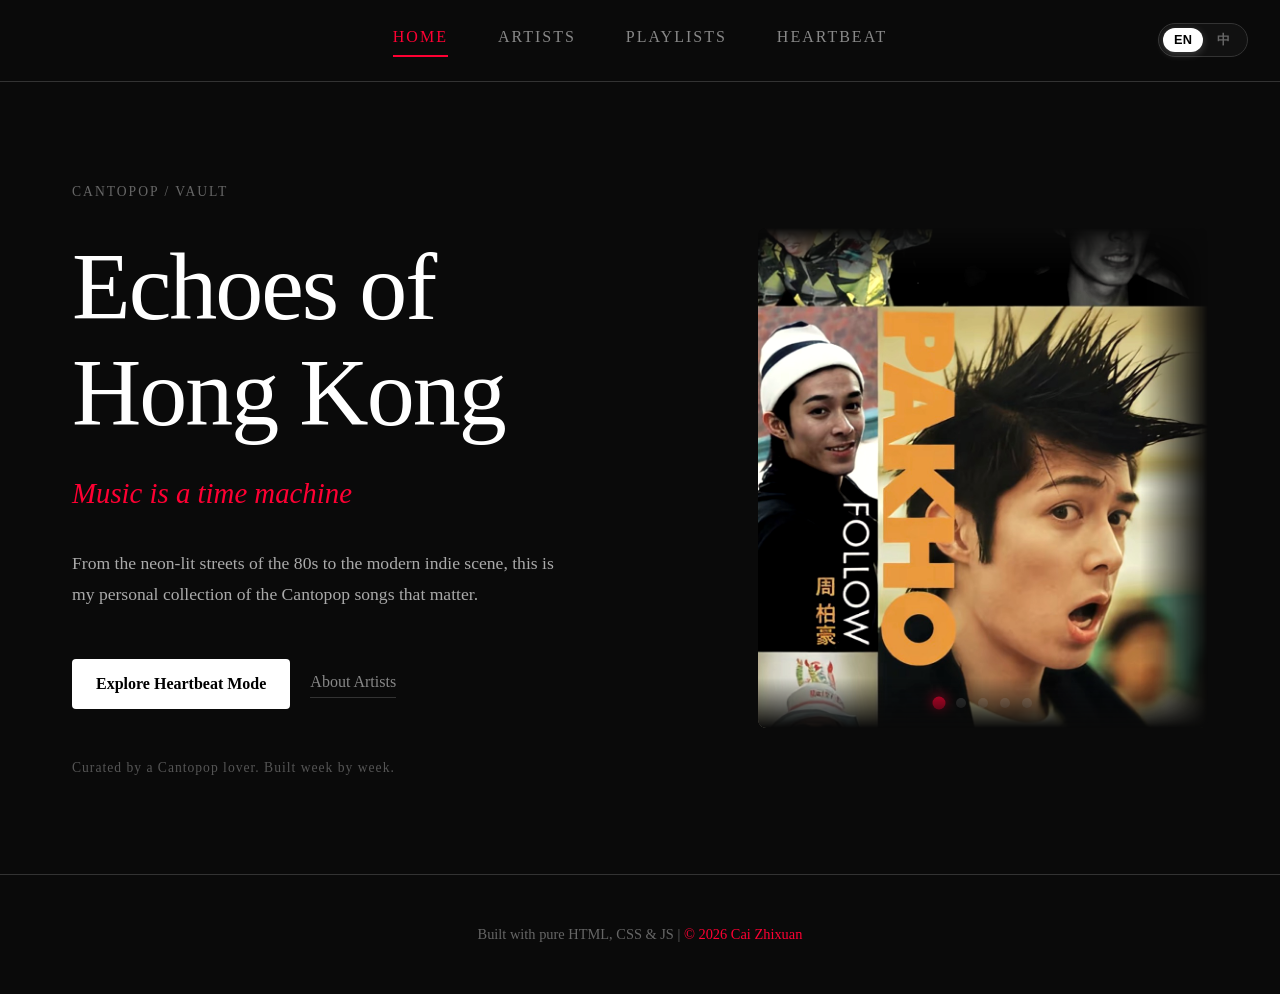
<file: index.html>
<!DOCTYPE html>
<html lang="en">
<head>
    <meta charset="UTF-8"><meta name="viewport" content="width=device-width, initial-scale=1.0">
    <title>Echoes of Hong Kong</title>
    <!-- 替换成了你本地的 app.png -->
    <link rel="icon" href="app.png" type="image/png">
    <link rel="apple-touch-icon" href="app.png">
    <meta name="description" content="Echoes of Hong Kong - A personal vault for classic and modern Cantopop.">
    <meta name="theme-color" content="#0a0a0a">
    <link rel="stylesheet" href="style.css">
</head>
<body>
    <nav>
        <div class="nav-links">
            <a href="index.html" class="active" data-en="Home" data-zh="首页">Home</a>
            <a href="artists.html" data-en="Artists" data-zh="歌手">Artists</a>
            <a href="playlists.html" data-en="Playlists" data-zh="歌单">Playlists</a>
            <a href="song-picker.html" data-en="Heartbeat" data-zh="心动模式">Heartbeat</a>
        </div>
        <div id="lang-toggle" class="lang-switch">
            <div id="switch-en" class="lang-option active">EN</div>
            <div id="switch-zh" class="lang-option">中</div>
        </div>
    </nav>
    <main class="hero-section">
        <div class="hero-text">
            <span class="tag">Cantopop / Vault</span>
            <h1 data-en="Echoes of<br>Hong Kong" data-zh="港乐<br>回响">Echoes of<br>Hong Kong</h1>
            <h2 class="subtitle" data-en="Music is a time machine" data-zh="音乐是时光机">Music is a time machine</h2>
            <p data-en="From the neon-lit streets of the 80s to the modern indie scene, this is my personal collection of the Cantopop songs that matter."
               data-zh="从八十年代霓虹闪烁的街头，到现代独立音乐圈，这是我最私人的粤语珍藏歌单。">
               From the neon-lit streets of the 80s to the modern indie scene, this is my personal collection of the Cantopop songs that matter.
            </p>
            <div class="hero-actions">
                <a href="song-picker.html" class="btn-primary" data-en="Explore Heartbeat Mode" data-zh="探索心动模式">Explore Heartbeat Mode</a>
                <a href="artists.html" class="btn-secondary" data-en="About Artists" data-zh="关于歌手">About Artists</a>
            </div>
            <div style="margin-top: 3rem; font-size: 0.85rem; color: #555; letter-spacing: 1px;">
                <span data-en="Curated by a Cantopop lover. Built week by week." data-zh="由港乐爱好者精选。每周持续更新。">Curated by a Cantopop lover. Built week by week.</span>
            </div>
        </div>
        <div class="hero-visual">
            <div class="image-frame">
                <div class="slider" id="slider-container">
                    <a href="song-picker.html">
                        <img src="1.jpg" class="slide active" alt="1">
                        <img src="2.jpg" class="slide" alt="2">
                        <img src="3.jpg" class="slide" alt="3">
                        <img src="4.jpg" class="slide" alt="4">
                        <img src="5.jpg" class="slide" alt="5">
                    </a>
                </div>
                <div class="dots-container">
                    <span class="dot active" onmouseenter="changeSlide(0)"></span>
                    <span class="dot" onmouseenter="changeSlide(1)"></span>
                    <span class="dot" onmouseenter="changeSlide(2)"></span>
                    <span class="dot" onmouseenter="changeSlide(3)"></span>
                    <span class="dot" onmouseenter="changeSlide(4)"></span>
                </div>
            </div>
        </div>
    </main>
    <footer><p>Built with pure HTML, CSS & JS | <span>&copy; 2026 Cai Zhixuan</span></p></footer>
    
    <script>
        let currentLang = localStorage.getItem('siteLang') || 'en';
        function updateLangBtn() {
            const enOption = document.getElementById('switch-en');
            const zhOption = document.getElementById('switch-zh');
            if (currentLang === 'en') {
                enOption.classList.add('active');
                zhOption.classList.remove('active');
            } else {
                enOption.classList.remove('active');
                zhOption.classList.add('active');
            }
        }
        function applyLanguage(lang) {
            document.querySelectorAll('[data-en][data-zh]').forEach(el => {
                el.innerHTML = lang === 'en' ? el.getAttribute('data-en') : el.getAttribute('data-zh');
            });
            updateLangBtn();
        }
        applyLanguage(currentLang);
        document.getElementById('lang-toggle').addEventListener('click', () => {
            currentLang = currentLang === 'en' ? 'zh' : 'en';
            localStorage.setItem('siteLang', currentLang);
            applyLanguage(currentLang);
        });

        let currentSlideIndex = 0;
        const slides = document.querySelectorAll('.slide');
        const dots = document.querySelectorAll('.dot');
        let autoPlayTimer;

        function changeSlide(index) {
            slides.forEach(s => s.classList.remove('active'));
            dots.forEach(d => d.classList.remove('active'));
            slides[index].classList.add('active');
            dots[index].classList.add('active');
            currentSlideIndex = index;
        }
        function startAutoPlay() {
            autoPlayTimer = setInterval(() => {
                let nextIndex = (currentSlideIndex + 1) % slides.length;
                changeSlide(nextIndex);
            }, 3000);
        }
        function stopAutoPlay() {
            clearInterval(autoPlayTimer);
        }
        startAutoPlay();

        const sliderContainer = document.getElementById('slider-container');
        let touchStartX = 0;
        let touchEndX = 0;

        sliderContainer.addEventListener('touchstart', (e) => {
            touchStartX = e.changedTouches[0].screenX;
            stopAutoPlay();
        }, {passive: true});

        sliderContainer.addEventListener('touchend', (e) => {
            touchEndX = e.changedTouches[0].screenX;
            handleSwipe();
            startAutoPlay();
        }, {passive: true});

        function handleSwipe() {
            const swipeThreshold = 50;
            if (touchEndX < touchStartX - swipeThreshold) {
                let nextIndex = (currentSlideIndex + 1) % slides.length;
                changeSlide(nextIndex);
            }
            if (touchEndX > touchStartX + swipeThreshold) {
                let prevIndex = (currentSlideIndex - 1 + slides.length) % slides.length;
                changeSlide(prevIndex);
            }
        }
    </script>
</body>
</html>
</file>
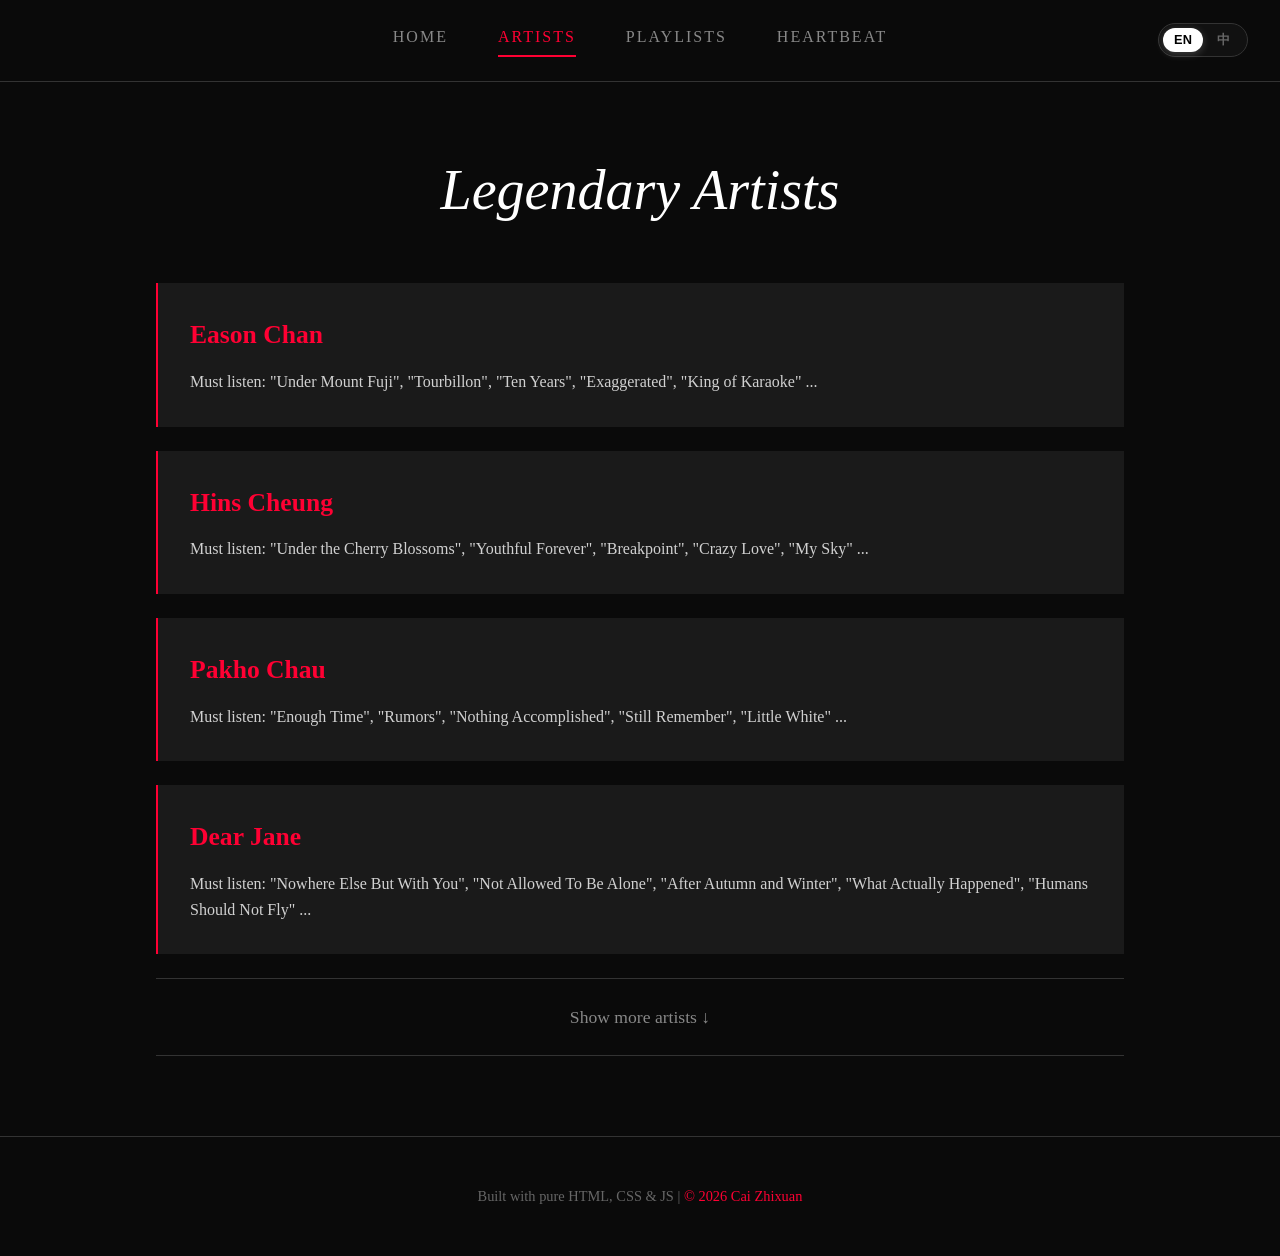
<file: artists.html>
<!DOCTYPE html>
<html lang="en">
<head>
    <meta charset="UTF-8"><meta name="viewport" content="width=device-width, initial-scale=1.0">
    <title>Artists - Echoes of Hong Kong</title>
    <link rel="icon" href="app.png" type="image/png">
    <link rel="apple-touch-icon" href="app.png">
    <link rel="stylesheet" href="style.css">
</head>
<body>
    <nav>
        <div class="nav-links">
            <a href="index.html" data-en="Home" data-zh="首页">Home</a>
            <a href="artists.html" class="active" data-en="Artists" data-zh="歌手">Artists</a>
            <a href="playlists.html" data-en="Playlists" data-zh="歌单">Playlists</a>
            <a href="song-picker.html" data-en="Heartbeat" data-zh="心动模式">Heartbeat</a>
        </div>
        <div id="lang-toggle" class="lang-switch">
            <div id="switch-en" class="lang-option active">EN</div>
            <div id="switch-zh" class="lang-option">中</div>
        </div>
    </nav>
    <div class="container">
        <h1 data-en="Legendary Artists" data-zh="传奇歌手">Legendary Artists</h1>
        
        <div class="card"><h2 data-en="Eason Chan" data-zh="陈奕迅">Eason Chan</h2><p data-en="Must listen: &quot;Under Mount Fuji&quot;, &quot;Tourbillon&quot;, &quot;Ten Years&quot;, &quot;Exaggerated&quot;, &quot;King of Karaoke&quot; ..." data-zh="必听: &quot;富士山下&quot;, &quot;陀飞轮&quot;, &quot;十年&quot;, &quot;浮夸&quot;, &quot;K歌之王&quot; ...">Must listen: "富士山下", "陀飞轮", "十年", "浮夸", "K歌之王" ...</p></div>
        <div class="card"><h2 data-en="Hins Cheung" data-zh="张敬轩">Hins Cheung</h2><p data-en="Must listen: &quot;Under the Cherry Blossoms&quot;, &quot;Youthful Forever&quot;, &quot;Breakpoint&quot;, &quot;Crazy Love&quot;, &quot;My Sky&quot; ..." data-zh="必听: &quot;樱花树下&quot;, &quot;青春常驻&quot;, &quot;断点&quot;, &quot;酷爱&quot;, &quot;我的天&quot; ...">Must listen: "樱花树下", "青春常驻", "断点", "酷爱", "我的天" ...</p></div>
        <div class="card"><h2 data-en="Pakho Chau" data-zh="周柏豪">Pakho Chau</h2><p data-en="Must listen: &quot;Enough Time&quot;, &quot;Rumors&quot;, &quot;Nothing Accomplished&quot;, &quot;Still Remember&quot;, &quot;Little White&quot; ..." data-zh="必听: &quot;够钟&quot;, &quot;传闻&quot;, &quot;一事无成&quot;, &quot;还记得&quot;, &quot;小白&quot; ...">Must listen: "够钟", "传闻", "一事无成", "还记得", "小白" ...</p></div>
        <div class="card"><h2 data-en="Dear Jane" data-zh="Dear Jane">Dear Jane</h2><p data-en="Must listen: &quot;Nowhere Else But With You&quot;, &quot;Not Allowed To Be Alone&quot;, &quot;After Autumn and Winter&quot;, &quot;What Actually Happened&quot;, &quot;Humans Should Not Fly&quot; ..." data-zh="必听: &quot;哪里只得我共你&quot;, &quot;不许你注定一人&quot;, &quot;经过一些秋与冬&quot;, &quot;到底发生过什么事&quot;, &quot;人类不宜飞行&quot; ...">Must listen: "哪里只得我共你", "不许你注定一人", "经过一些秋与冬", "到底发生过什么事", "人类不宜飞行" ...</p></div>

        <div id="load-more-btn" class="load-more-trigger" onclick="toggleMoreArtists()">
            <span data-en="Show more artists ↓" data-zh="查看更多歌手 ↓">Show more artists ↓</span>
        </div>

        <div id="more-artists-container" class="more-artists-content" style="display: none;">
            <div class="card"><h2 data-en="Miriam Yeung" data-zh="杨千嬅">Miriam Yeung</h2><p data-en="Must listen: &quot;Aquarius&quot;, &quot;Girl's Prayer&quot;, &quot;Kisses Everywhere&quot;, &quot;Goodbye Yau Ma Tei&quot;, &quot;Wild Child&quot; ..." data-zh="必听: &quot;可惜我是水瓶座&quot;, &quot;少女的祈祷&quot;, &quot;处处吻&quot;, &quot;再见二丁目&quot;, &quot;野孩子&quot; ...">Must listen: "可惜我是水瓶座", "少女的祈祷", "处处吻", "再见二丁目", "野孩子" ...</p></div>
            <div class="card"><h2 data-en="Joey Yung" data-zh="容祖儿">Joey Yung</h2><p data-en="Must listen: &quot;Serial Drama&quot;, &quot;Sequel&quot;, &quot;Timid&quot;, &quot;Fading Heart&quot;, &quot;Science of the Heart&quot; ..." data-zh="必听: &quot;连续剧&quot;, &quot;续集&quot;, &quot;怯&quot;, &quot;心淡&quot;, &quot;心之科学&quot; ...">Must listen: "连续剧", "续集", "怯", "心淡", "心之科学" ...</p></div>
            <div class="card"><h2 data-en="Justin Lo" data-zh="侧田">Justin Lo</h2><p data-en="Must listen: &quot;Tough Life&quot;, &quot;Good Guy&quot;, &quot;Men's KTV&quot;, &quot;Kong&quot;, &quot;Love Song&quot; ..." data-zh="必听: &quot;命硬&quot;, &quot;好人&quot;, &quot;男人KTV&quot;, &quot;Kong&quot;, &quot;情歌&quot; ...">Must listen: "命硬", "好人", "男人KTV", "Kong", "情歌" ...</p></div>
            <div class="card"><h2 data-en="Janice Vidal" data-zh="卫兰">Janice Vidal</h2><p data-en="Must listen: &quot;Big Brother&quot;, &quot;Run Away&quot;, &quot;Even If the World Has No Fairy Tales&quot;, &quot;Dinner Under Streetlights&quot;, &quot;Messy Heart&quot; ..." data-zh="必听: &quot;大哥&quot;, &quot;离家出走&quot;, &quot;就算世界无童话&quot;, &quot;街灯晚餐&quot;, &quot;心乱如麻&quot; ...">Must listen: "大哥", "离家出走", "就算世界无童话", "街灯晚餐", "心乱如麻" ...</p></div>
            <div class="card"><h2 data-en="Jordan Chan" data-zh="陈小春">Jordan Chan</h2><p data-en="Must listen: &quot;Dependent on Each Other&quot;, &quot;Superstar of Chaos&quot;, &quot;Dedication&quot;, &quot;Not That Kind of Fate&quot;, &quot;You Are Ruthless&quot; ..." data-zh="必听: &quot;相依为命&quot;, &quot;乱世巨星&quot;, &quot;献世&quot;, &quot;没那种命&quot;, &quot;算你狠&quot; ...">Must listen: "相依为命", "乱世巨星", "献世", "没那种命", "算你狠" ...</p></div>
            <div class="card"><h2 data-en="Kay Tse" data-zh="谢安琪">Kay Tse</h2><p data-en="Must listen: &quot;Wedding Invitation Street&quot;, &quot;Zhong Wu Yan&quot;, &quot;Rashomon&quot;, &quot;Song of the Year&quot;, &quot;Mountain Forest Road&quot; ..." data-zh="必听: &quot;喜帖街&quot;, &quot;钟无艳&quot;, &quot;罗生门&quot;, &quot;年度之歌&quot;, &quot;山林道&quot; ...">Must listen: "喜帖街", "钟无艳", "罗生门", "年度之歌", "山林道" ...</p></div>
            <div class="card"><h2 data-en="Ella Koon" data-zh="官恩娜">Ella Koon</h2><p data-en="Must listen: &quot;Horizon&quot;, &quot;Secret Crush&quot;, &quot;Drama in the Air&quot;, &quot;Thousand Sails&quot;, &quot;Coral Island&quot; ..." data-zh="必听: &quot;地平线&quot;, &quot;暗恋&quot;, &quot;戏中有气&quot;, &quot;千帆&quot;, &quot;珊瑚岛&quot; ...">Must listen: "地平线", "暗恋", "戏中有气", "千帆", "珊瑚岛" ...</p></div>
            <div class="card"><h2 data-en="Raymond Lam" data-zh="林峯">Raymond Lam</h2><p data-en="Must listen: &quot;Love Without Guilt&quot;, &quot;Unfinished Childhood&quot;, &quot;Love You Differently&quot;, &quot;Chok&quot;, &quot;Remember to Forget&quot; ..." data-zh="必听: &quot;爱不疚&quot;, &quot;幼稚未完&quot;, &quot;换个方式爱你&quot;, &quot;Chok&quot;, &quot;记得忘记&quot; ...">Must listen: "爱不疚", "幼稚未完", "换个方式爱你", "Chok", "记得忘记" ...</p></div>
            <div class="card"><h2 data-en="Linda Chung" data-zh="钟嘉欣">Linda Chung</h2><p data-en="Must listen: &quot;Swear&quot;, &quot;The Happiest Thing&quot;, &quot;Actually I'm Not Happy&quot;, &quot;Vaccine&quot;, &quot;A Song in My Heart&quot; ..." data-zh="必听: &quot;发誓&quot;, &quot;最幸福的事&quot;, &quot;其实我不快乐&quot;, &quot;预防针&quot;, &quot;你是我心内的一首歌&quot; ...">Must listen: "发誓", "最幸福的事", "其实我不快乐", "预防针", "你是我心内的一首歌" ...</p></div>
            <div class="card"><h2 data-en="Gin Lee" data-zh="李幸倪">Gin Lee</h2><p data-en="Must listen: &quot;Double&quot;, &quot;Strong&quot;, &quot;Let the Streetlights Sleep at Sunrise&quot;, &quot;Not Easy&quot;, &quot;Open Sesame&quot; ..." data-zh="必听: &quot;双双&quot;, &quot;很坚强&quot;, &quot;日出时让街灯安睡&quot;, &quot;好不容易&quot;, &quot;芝麻开门&quot; ...">Must listen: "双双", "很坚强", "日出时让街灯安睡", "好不容易", "芝麻开门" ...</p></div>
            <div class="card"><h2 data-en="AGA" data-zh="AGA">AGA</h2><p data-en="Must listen: &quot;3AM&quot;, &quot;Lone Chick&quot;, &quot;Wonderful U&quot;, &quot;Circle&quot;, &quot;One&quot; ..." data-zh="必听: &quot;3AM&quot;, &quot;孤雏&quot;, &quot;Wonderful U&quot;, &quot;圆&quot;, &quot;一&quot; ...">Must listen: "3AM", "孤雏", "Wonderful U", "圆", "一" ...</p></div>
            <div class="card"><h2 data-en="Shiga Lin" data-zh="连诗雅">Shiga Lin</h2><p data-en="Must listen: &quot;Stop Here&quot;, &quot;Say a Word&quot;, &quot;Old Street Corner&quot;, &quot;Mercury Retrograde&quot;, &quot;As Long As I'm With You&quot; ..." data-zh="必听: &quot;到此为止&quot;, &quot;说一句&quot;, &quot;旧街角&quot;, &quot;水星逆行&quot;, &quot;只要和你在一起&quot; ...">Must listen: "到此为止", "说一句", "旧街角", "水星逆行", "只要和你在一起" ...</p></div>
            
            <div class="load-more-trigger" onclick="toggleMoreArtists()">
                <span data-en="Show less ↑" data-zh="收起列表 ↑">Show less ↑</span>
            </div>
        </div>
    </div>
    <footer><p>Built with pure HTML, CSS & JS | <span>&copy; 2026 Cai Zhixuan</span></p></footer>
    <script>
        let currentLang = localStorage.getItem('siteLang') || 'en';
        function updateLangBtn() {
            const enOption = document.getElementById('switch-en');
            const zhOption = document.getElementById('switch-zh');
            if (currentLang === 'en') {
                enOption.classList.add('active');
                zhOption.classList.remove('active');
            } else {
                enOption.classList.remove('active');
                zhOption.classList.add('active');
            }
        }
        function applyLanguage(lang) {
            document.querySelectorAll('[data-en][data-zh]').forEach(el => {
                el.innerHTML = lang === 'en' ? el.getAttribute('data-en') : el.getAttribute('data-zh');
            });
            updateLangBtn();
        }
        applyLanguage(currentLang);
        document.getElementById('lang-toggle').addEventListener('click', () => {
            currentLang = currentLang === 'en' ? 'zh' : 'en';
            localStorage.setItem('siteLang', currentLang);
            applyLanguage(currentLang);
        });

        function toggleMoreArtists() {
            const container = document.getElementById('more-artists-container');
            const topBtn = document.getElementById('load-more-btn');
            if (container.style.display === 'none') {
                container.style.display = 'block';
                topBtn.style.display = 'none';
            } else {
                container.style.display = 'none';
                topBtn.style.display = 'block';
                topBtn.scrollIntoView({ behavior: 'smooth', block: 'center' });
            }
        }
    </script>
</body>
</html>
</file>
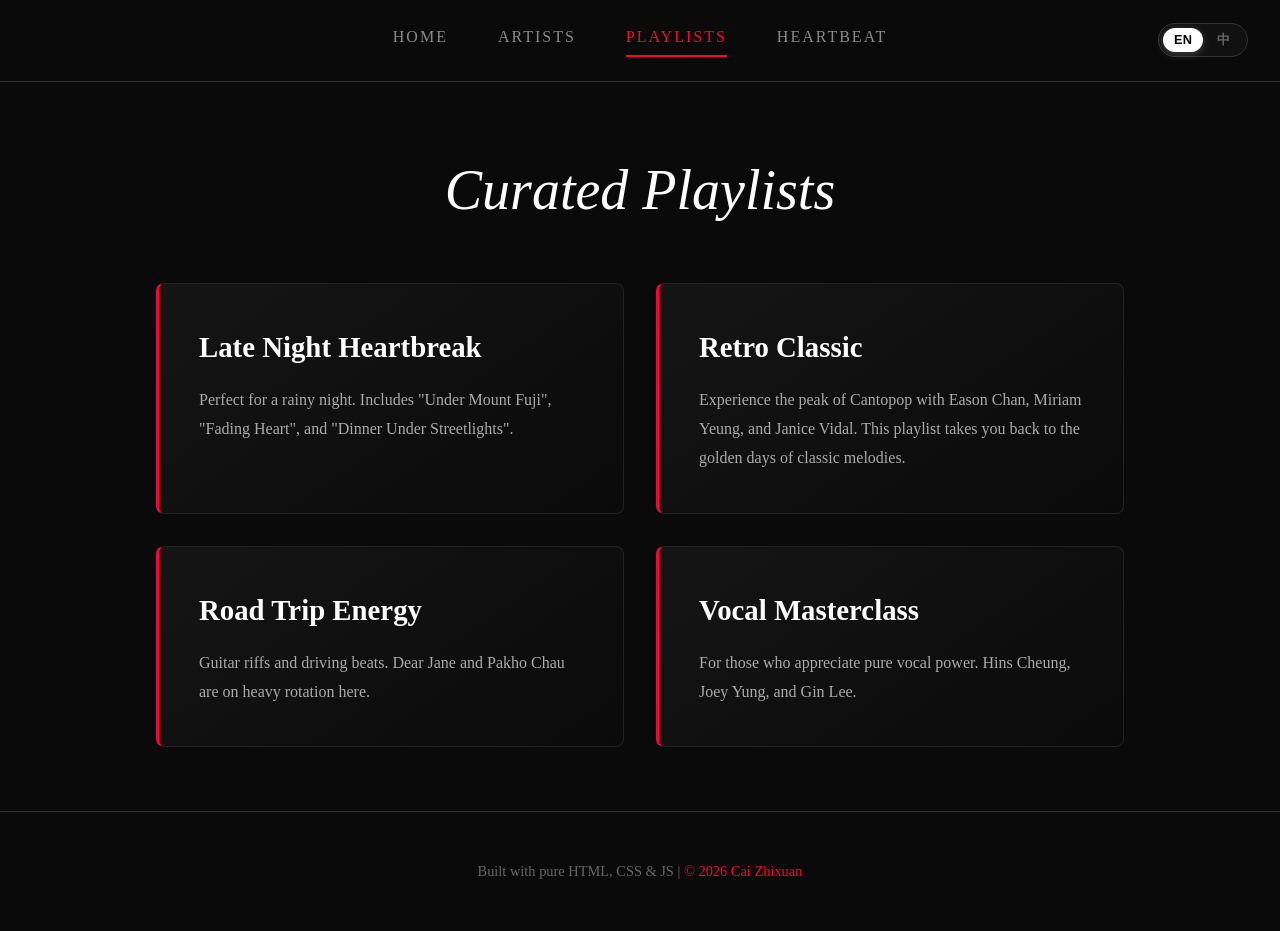
<file: playlists.html>
<!DOCTYPE html>
<html lang="en">
<head>
    <meta charset="UTF-8"><meta name="viewport" content="width=device-width, initial-scale=1.0">
    <title>Playlists - Echoes of Hong Kong</title>
    <link rel="icon" href="app.png" type="image/png">
    <link rel="apple-touch-icon" href="app.png">
    <link rel="stylesheet" href="style.css">
</head>
<body>
    <nav>
        <div class="nav-links">
            <a href="index.html" data-en="Home" data-zh="首页">Home</a>
            <a href="artists.html" data-en="Artists" data-zh="歌手">Artists</a>
            <a href="playlists.html" class="active" data-en="Playlists" data-zh="歌单">Playlists</a>
            <a href="song-picker.html" data-en="Heartbeat" data-zh="心动模式">Heartbeat</a>
        </div>
        <div id="lang-toggle" class="lang-switch">
            <div id="switch-en" class="lang-option active">EN</div>
            <div id="switch-zh" class="lang-option">中</div>
        </div>
    </nav>
    <div class="container">
        <h1 data-en="Curated Playlists" data-zh="精选歌单">Curated Playlists</h1>
        <div class="playlist-grid">
            <div class="playlist-card"><h2 data-en="Late Night Heartbreak" data-zh="深夜心碎">Late Night Heartbreak</h2><p data-en="Perfect for a rainy night. Includes &quot;Under Mount Fuji&quot;, &quot;Fading Heart&quot;, and &quot;Dinner Under Streetlights&quot;." data-zh="适合雨夜的完美伴侣。包含《富士山下》、《心淡》和《街灯晚餐》。">Perfect for a rainy night. Includes "Under Mount Fuji", "Fading Heart", and "Dinner Under Streetlights".</p></div>
            <div class="playlist-card"><h2 data-en="Retro Classic" data-zh="复古经典">Retro Classic</h2><p data-en="Experience the peak of Cantopop with Eason Chan, Miriam Yeung, and Janice Vidal. This playlist takes you back to the golden days of classic melodies." data-zh="与陈奕迅、杨千嬅、卫兰一起感受粤语流行乐的巅峰时刻。这份歌单带你重回经典旋律的黄金年代。">Experience the peak of Cantopop with Eason Chan, Miriam Yeung, and Janice Vidal. This playlist takes you back to the golden days of classic melodies.</p></div>
            <div class="playlist-card"><h2 data-en="Road Trip Energy" data-zh="公路高燃">Road Trip Energy</h2><p data-en="Guitar riffs and driving beats. Dear Jane and Pakho Chau are on heavy rotation here." data-zh="吉他连复段与动感节拍。Dear Jane 与周柏豪在这里循环播放。">Guitar riffs and driving beats. Dear Jane and Pakho Chau are on heavy rotation here.</p></div>
            <div class="playlist-card"><h2 data-en="Vocal Masterclass" data-zh="唱功天花板">Vocal Masterclass</h2><p data-en="For those who appreciate pure vocal power. Hins Cheung, Joey Yung, and Gin Lee." data-zh="献给懂得欣赏纯粹唱功的人。张敬轩、容祖儿、李幸倪。">For those who appreciate pure vocal power. Hins Cheung, Joey Yung, and Gin Lee.</p></div>
        </div>
    </div>
    <footer><p>Built with pure HTML, CSS & JS | <span>&copy; 2026 Cai Zhixuan</span></p></footer>
    <script>
        let currentLang = localStorage.getItem('siteLang') || 'en';
        function updateLangBtn() {
            const enOption = document.getElementById('switch-en');
            const zhOption = document.getElementById('switch-zh');
            if (currentLang === 'en') {
                enOption.classList.add('active');
                zhOption.classList.remove('active');
            } else {
                enOption.classList.remove('active');
                zhOption.classList.add('active');
            }
        }
        function applyLanguage(lang) {
            document.querySelectorAll('[data-en][data-zh]').forEach(el => {
                el.innerHTML = lang === 'en' ? el.getAttribute('data-en') : el.getAttribute('data-zh');
            });
            updateLangBtn();
        }
        applyLanguage(currentLang);
        document.getElementById('lang-toggle').addEventListener('click', () => {
            currentLang = currentLang === 'en' ? 'zh' : 'en';
            localStorage.setItem('siteLang', currentLang);
            applyLanguage(currentLang);
        });
    </script>
</body>
</html>
</file>
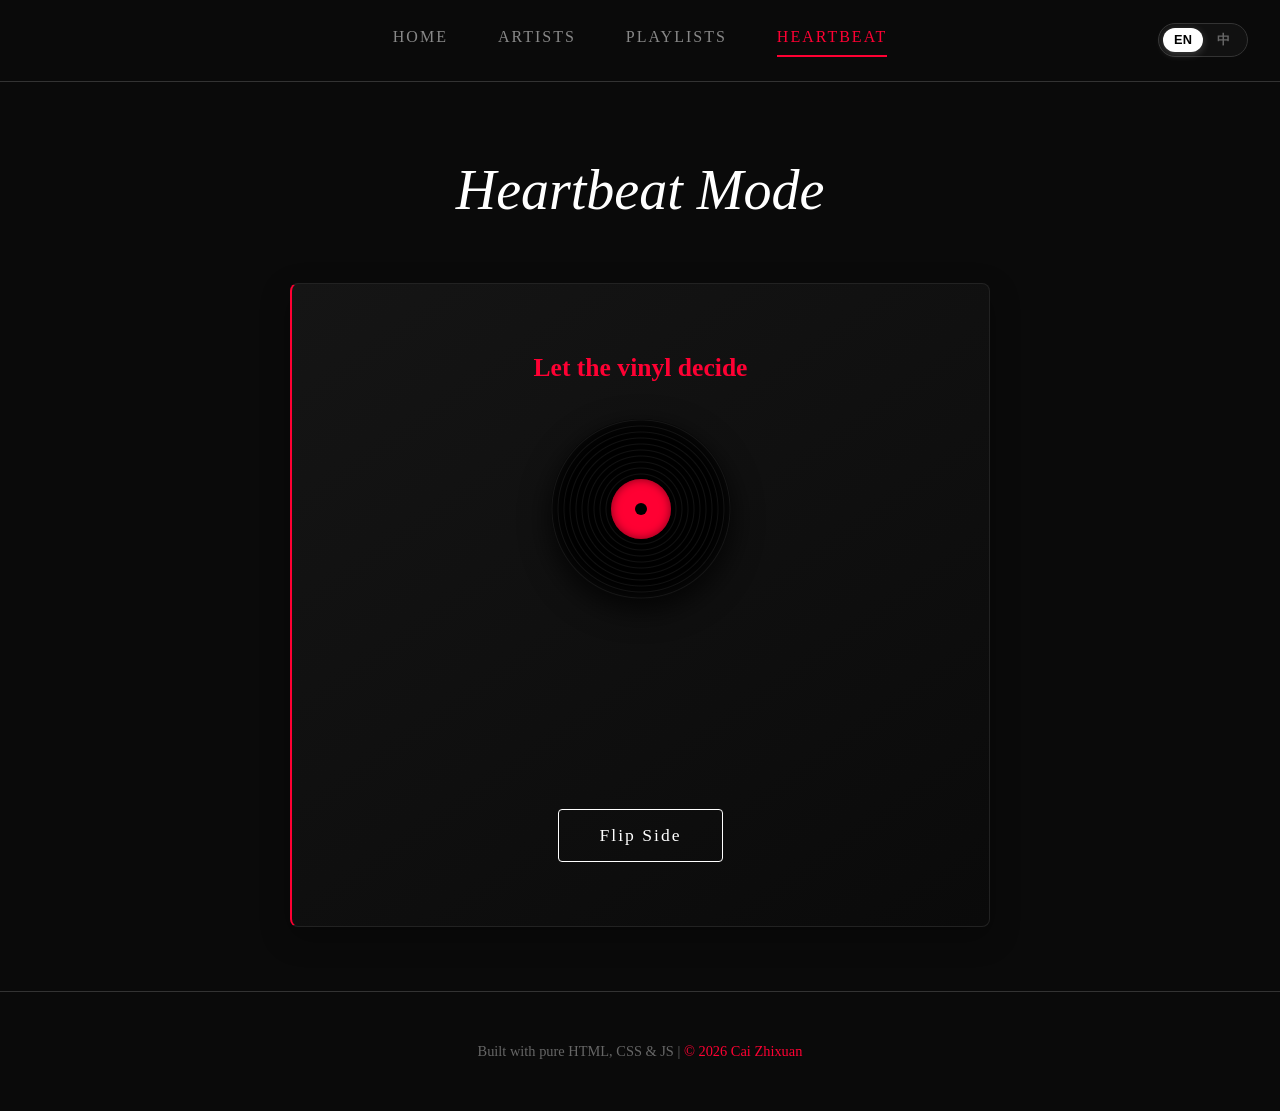
<file: song-picker.html>
<!DOCTYPE html>
<html lang="en">
<head>
    <meta charset="UTF-8"><meta name="viewport" content="width=device-width, initial-scale=1.0">
    <title>Heartbeat Mode - Echoes of Hong Kong</title>
    <link rel="icon" href="app.png" type="image/png">
    <link rel="apple-touch-icon" href="app.png">
    <link rel="stylesheet" href="style.css">
</head>
<body>
    <nav>
        <div class="nav-links">
            <a href="index.html" data-en="Home" data-zh="首页">Home</a>
            <a href="artists.html" data-en="Artists" data-zh="歌手">Artists</a>
            <a href="playlists.html" data-en="Playlists" data-zh="歌单">Playlists</a>
            <a href="song-picker.html" class="active" data-en="Heartbeat" data-zh="心动模式">Heartbeat</a>
        </div>
        <div id="lang-toggle" class="lang-switch">
            <div id="switch-en" class="lang-option active">EN</div>
            <div id="switch-zh" class="lang-option">中</div>
        </div>
    </nav>
    <div class="container">
        <h1 data-en="Heartbeat Mode" data-zh="心动模式">Heartbeat Mode</h1>
        
        <div class="heartbeat-card" style="text-align: center;">
            <h2 data-en="Let the vinyl decide" data-zh="让黑胶替你决定">Let the vinyl decide</h2>
            
            <div class="vinyl-container">
                <div class="vinyl"></div>
            </div>

            <div id="song-display">
                <!-- 初始状态不显示任何歌名 -->
            </div>
            
            <div class="action-group">
                <button id="action-btn" class="main-btn" onclick="pickSong()" data-en="Flip Side" data-zh="翻面">Flip Side</button>
                <button id="exit-btn" class="exit-btn" onclick="exitHeartbeatMode()" style="display: none;" data-en="Stop" data-zh="停播">Stop</button>
            </div>
        </div>
    </div>
    <footer><p>Built with pure HTML, CSS & JS | <span>&copy; 2026 Cai Zhixuan</span></p></footer>
    
    <script>
        let currentLang = localStorage.getItem('siteLang') || 'en';
        function updateLangBtn() {
            const enOption = document.getElementById('switch-en');
            const zhOption = document.getElementById('switch-zh');
            if (currentLang === 'en') {
                enOption.classList.add('active');
                zhOption.classList.remove('active');
            } else {
                enOption.classList.remove('active');
                zhOption.classList.add('active');
            }
        }
        function applyLanguage(lang) {
            document.querySelectorAll('[data-en][data-zh]').forEach(el => {
                el.innerHTML = lang === 'en' ? el.getAttribute('data-en') : el.getAttribute('data-zh');
            });
            updateLangBtn();
        }
        applyLanguage(currentLang);
        document.getElementById('lang-toggle').addEventListener('click', () => {
            currentLang = currentLang === 'en' ? 'zh' : 'en';
            localStorage.setItem('siteLang', currentLang);
            applyLanguage(currentLang);
        });

        const songs = [
            { title: "富士山下", artist: "陈奕迅" }, { title: "陀飞轮", artist: "陈奕迅" }, { title: "十年", artist: "陈奕迅" }, { title: "浮夸", artist: "陈奕迅" }, { title: "K歌之王", artist: "陈奕迅" },
            { title: "樱花树下", artist: "张敬轩" }, { title: "青春常驻", artist: "张敬轩" }, { title: "断点", artist: "张敬轩" }, { title: "酷爱", artist: "张敬轩" }, { title: "我的天", artist: "张敬轩" },
            { title: "够钟", artist: "周柏豪" }, { title: "传闻", artist: "周柏豪" }, { title: "一事无成", artist: "周柏豪" }, { title: "还记得", artist: "周柏豪" }, { title: "小白", artist: "周柏豪" },
            { title: "哪里只得我共你", artist: "Dear Jane" }, { title: "不许你注定一人", artist: "Dear Jane" }, { title: "经过一些秋与冬", artist: "Dear Jane" }, { title: "到底发生过什么事", artist: "Dear Jane" }, { title: "人类不宜飞行", artist: "Dear Jane" },
            { title: "可惜我是水瓶座", artist: "杨千嬅" }, { title: "少女的祈祷", artist: "杨千嬅" }, { title: "处处吻", artist: "杨千嬅" }, { title: "再见二丁目", artist: "杨千嬅" }, { title: "野孩子", artist: "杨千嬅" },
            { title: "连续剧", artist: "容祖儿" }, { title: "续集", artist: "容祖儿" }, { title: "怯", artist: "容祖儿" }, { title: "心淡", artist: "容祖儿" }, { title: "心之科学", artist: "容祖儿" },
            { title: "命硬", artist: "侧田" }, { title: "好人", artist: "侧田" }, { title: "男人KTV", artist: "侧田" }, { title: "Kong", artist: "侧田" }, { title: "情歌", artist: "侧田" },
            { title: "大哥", artist: "卫兰" }, { title: "离家出走", artist: "卫兰" }, { title: "就算世界无童话", artist: "卫兰" }, { title: "街灯晚餐", artist: "卫兰" }, { title: "心乱如麻", artist: "卫兰" },
            { title: "相依为命", artist: "陈小春" }, { title: "乱世巨星", artist: "陈小春" }, { title: "献世", artist: "陈小春" }, { title: "没那种命", artist: "陈小春" }, { title: "算你狠", artist: "陈小春" },
            { title: "喜帖街", artist: "谢安琪" }, { title: "钟无艳", artist: "谢安琪" }, { title: "罗生门", artist: "谢安琪" }, { title: "年度之歌", artist: "谢安琪" }, { title: "山林道", artist: "谢安琪" },
            { title: "地平线", artist: "官恩娜" }, { title: "暗恋", artist: "官恩娜" }, { title: "戏中有气", artist: "官恩娜" }, { title: "千帆", artist: "官恩娜" }, { title: "珊瑚岛", artist: "官恩娜" },
            { title: "爱不疚", artist: "林峯" }, { title: "幼稚未完", artist: "林峯" }, { title: "换个方式爱你", artist: "林峯" }, { title: "Chok", artist: "林峯" }, { title: "记得忘记", artist: "林峯" },
            { title: "发誓", artist: "钟嘉欣" }, { title: "最幸福的事", artist: "钟嘉欣" }, { title: "其实我不快乐", artist: "钟嘉欣" }, { title: "预防针", artist: "钟嘉欣" }, { title: "你是我心内的一首歌", artist: "钟嘉欣" },
            { title: "双双", artist: "李幸倪" }, { title: "很坚强", artist: "李幸倪" }, { title: "日出时让街灯安睡", artist: "李幸倪" }, { title: "好不容易", artist: "李幸倪" }, { title: "芝麻开门", artist: "李幸倪" },
            { title: "3AM", artist: "AGA" }, { title: "孤雏", artist: "AGA" }, { title: "Wonderful U", artist: "AGA" }, { title: "圆", artist: "AGA" }, { title: "一", artist: "AGA" },
            { title: "到此为止", artist: "连诗雅" }, { title: "说一句", artist: "连诗雅" }, { title: "旧街角", artist: "连诗雅" }, { title: "水星逆行", artist: "连诗雅" }, { title: "只要和你在一起", artist: "连诗雅" }
        ];

        function pickSong() {
            const randomIndex = Math.floor(Math.random() * songs.length);
            const song = songs[randomIndex];
            
            const display = document.getElementById('song-display');
            display.style.opacity = 0;
            setTimeout(() => {
                display.innerHTML = `<span style="color:var(--primary-color); font-style: italic;">${song.title}</span><br><span style="font-size:1.2rem; color:#888; font-family: sans-serif;">${song.artist}</span>`;
                display.style.opacity = 1;
            }, 150);
            
            document.querySelector('.vinyl').classList.add('playing');

            const actionBtn = document.getElementById('action-btn');
            if (currentLang === 'zh') {
                actionBtn.innerHTML = "再翻一面";
                actionBtn.setAttribute('data-zh', "再翻一面");
            } else {
                actionBtn.innerHTML = "Flip Again";
                actionBtn.setAttribute('data-en', "Flip Again");
            }
            document.getElementById('exit-btn').style.display = 'inline-block';
        }

        function exitHeartbeatMode() {
            const display = document.getElementById('song-display');
            display.style.opacity = 0;
            setTimeout(() => {
                display.innerHTML = "";
                display.style.opacity = 1;
            }, 150);

            document.querySelector('.vinyl').classList.remove('playing');
            
            const actionBtn = document.getElementById('action-btn');
            if (currentLang === 'zh') {
                actionBtn.innerHTML = "翻面";
                actionBtn.setAttribute('data-zh', "翻面");
            } else {
                actionBtn.innerHTML = "Flip Side";
                actionBtn.setAttribute('data-en', "Flip Side");
            }
            document.getElementById('exit-btn').style.display = 'none';
        }
    </script>
</body>
</html>
</file>
<file: style.css>
:root {
    --bg-color: #0a0a0a;
    --text-color: #d1d1d1;
    --primary-color: #ff0033;
    --secondary-color: #1a1a1a;
    --border-color: #333;
}
html { scroll-behavior: smooth; }
* { box-sizing: border-box; margin: 0; padding: 0; font-family: 'Times New Roman', serif; }
body { background-color: var(--bg-color); color: var(--text-color); line-height: 1.6; display: flex; flex-direction: column; min-height: 100vh; }
button, a, .load-more-trigger, .dot, .btn-primary, .btn-secondary, .exit-btn, .lang-switch { cursor: pointer; }

/* 电脑端布局 */
nav { background-color: var(--bg-color); padding: 1.5rem 2rem; display: flex; justify-content: center; align-items: center; border-bottom: 1px solid var(--border-color); position: relative; min-height: 80px; }
.nav-links { display: flex; gap: 50px; }
nav a { color: #888; text-decoration: none; font-size: 1rem; letter-spacing: 2px; text-transform: uppercase; transition: all 0.3s ease; }
nav a:hover { color: var(--primary-color); text-shadow: 0 0 8px rgba(255, 0, 51, 0.5); }
nav a.active { color: var(--primary-color); border-bottom: 2px solid var(--primary-color); padding-bottom: 5px; }

.lang-switch { position: absolute; right: 2rem; top: 50%; transform: translateY(-50%); display: flex; background: #111; border: 1px solid #333; border-radius: 20px; padding: 4px; width: 90px; height: 34px; box-sizing: border-box; }
.lang-option { flex: 1; display: flex; justify-content: center; align-items: center; font-size: 0.8rem; font-family: sans-serif; font-weight: bold; border-radius: 15px; transition: all 0.3s ease; color: #666; user-select: none; }
.lang-option.active { background: #fff; color: #000; box-shadow: 0 2px 8px rgba(255,255,255,0.2); }

.hero-section { display: flex; justify-content: space-between; align-items: center; max-width: 1200px; margin: 0 auto; padding: 6rem 2rem; flex: 1; width: 100%; }
.hero-text { flex: 1; max-width: 600px; z-index: 2; }
.tag { display: inline-block; color: #666; font-size: 0.85rem; letter-spacing: 2px; margin-bottom: 2rem; text-transform: uppercase; }
.hero-text h1 { color: #fff; font-size: 6rem; line-height: 1.1; font-weight: normal; margin-bottom: 1.5rem; letter-spacing: -2px; }
.subtitle { color: var(--primary-color); font-size: 1.8rem; font-style: italic; font-weight: normal; margin-bottom: 2rem; }
.hero-text p { color: #aaa; font-size: 1.1rem; line-height: 1.8; margin-bottom: 3rem; max-width: 500px; }
.hero-actions { display: flex; gap: 20px; align-items: center; }
.btn-primary { background: #fff; color: #000; text-decoration: none; padding: 12px 24px; font-weight: bold; font-size: 1rem; border-radius: 4px; transition: all 0.3s; }
.btn-primary:hover { background: var(--primary-color); color: #fff; }
.btn-secondary { color: #888; text-decoration: none; font-size: 1rem; border-bottom: 1px solid #333; padding-bottom: 2px; transition: all 0.3s; }
.btn-secondary:hover { color: #fff; border-color: #fff; }

.hero-visual { flex: 1; display: flex; justify-content: flex-end; position: relative; }
.image-frame { width: 450px; height: 500px; position: relative; border-radius: 8px; overflow: hidden; -webkit-mask-image: linear-gradient(to bottom, transparent 0%, black 10%, black 90%, transparent 100%), linear-gradient(to left, transparent 0%, black 15%); mask-image: linear-gradient(to bottom, transparent 0%, black 10%, black 90%, transparent 100%), linear-gradient(to left, transparent 0%, black 15%); -webkit-mask-composite: source-in; mask-composite: intersect; }
.slider { width: 100%; height: 100%; position: relative; }
.slider a { display: block; width: 100%; height: 100%; }
.slide { position: absolute; top: 0; left: 0; width: 100%; height: 100%; opacity: 0; transition: opacity 0.6s ease-in-out; object-fit: cover; filter: grayscale(20%) contrast(110%) sepia(10%); }
.slide.active { opacity: 1; z-index: 2; }
.dots-container { position: absolute; bottom: 20px; left: 50%; transform: translateX(-50%); display: flex; gap: 12px; z-index: 10; }
.dot { width: 10px; height: 10px; background-color: rgba(255, 255, 255, 0.2); border-radius: 50%; transition: all 0.3s ease; }
.dot:hover { background-color: rgba(255, 255, 255, 0.5); }
.dot.active { background-color: var(--primary-color); transform: scale(1.3); box-shadow: 0 0 10px var(--primary-color); }

.container { max-width: 1000px; margin: 4rem auto; padding: 0 1rem; flex: 1; width: 100%; }
.container h1 { color: #fff; font-size: 3.5rem; margin-bottom: 3rem; text-align: center; font-weight: normal; font-style: italic; }
.container h2 { color: var(--primary-color); margin-bottom: 0.8rem; font-size: 1.6rem; }
.card { background: var(--secondary-color); padding: 2rem; margin-bottom: 1.5rem; border-left: 2px solid var(--primary-color); transition: transform 0.3s; }
.card:hover { transform: translateX(5px); }
.playlist-grid { display: grid; grid-template-columns: 1fr 1fr; gap: 2rem; }
.playlist-card { background: linear-gradient(145deg, #151515, #0a0a0a); padding: 2.5rem; border: 1px solid #222; border-left: 3px solid var(--primary-color); border-radius: 8px; transition: all 0.3s ease; }
.playlist-card:hover { transform: translateY(-5px); border-color: #444; border-left-color: var(--primary-color); }
.playlist-card h2 { color: #fff; font-size: 1.8rem; margin-bottom: 1rem; }
.playlist-card p { color: #aaa; font-size: 1rem; line-height: 1.8; }
.load-more-trigger { text-align: center; padding: 1.5rem; margin-top: 1rem; margin-bottom: 1rem; border-top: 1px solid #333; border-bottom: 1px solid #333; color: #888; font-size: 1.1rem; transition: all 0.3s; }
.load-more-trigger:hover { color: var(--primary-color); border-color: var(--primary-color); }
.more-artists-content { animation: fadeIn 0.5s ease-in-out; }
@keyframes fadeIn { from { opacity: 0; transform: translateY(-10px); } to { opacity: 1; transform: translateY(0); } }

.heartbeat-card { background: linear-gradient(145deg, #151515, #0a0a0a); border: 1px solid #222; border-left: 2px solid var(--primary-color); border-radius: 8px; padding: 4rem 2rem; max-width: 700px; margin: 0 auto; box-shadow: 0 10px 30px rgba(0,0,0,0.3); }
.action-group { display: flex; justify-content: center; align-items: center; gap: 20px; }
.main-btn { padding: 15px 40px; background: transparent; color: #fff; font-size: 1.1rem; border: 1px solid #fff; border-radius: 4px; transition: all 0.3s; letter-spacing: 2px; -webkit-appearance: none; outline: none; }
.main-btn:hover { background: var(--primary-color); border-color: var(--primary-color); box-shadow: 0 0 15px rgba(255,0,51,0.4); }
.exit-btn { padding: 10px 20px; background: transparent; color: #666; font-size: 0.9rem; border: 1px solid #333; border-radius: 4px; transition: all 0.3s; -webkit-appearance: none; outline: none; }
.exit-btn:hover { color: #fff; border-color: #fff; }
#song-display { margin: 20px 0 40px 0; font-size: 2.2rem; color: #fff; height: 140px; display: flex; flex-direction: column; justify-content: center; transition: opacity 0.15s ease; }
.vinyl-container { display: flex; justify-content: center; align-items: center; margin: 30px 0; }
.vinyl { width: 180px; height: 180px; background: repeating-radial-gradient(#000, #000 4px, #111 5px, #000 6px); border-radius: 50%; position: relative; box-shadow: 0 10px 30px rgba(0,0,0,0.8), inset 0 0 20px rgba(255,255,255,0.05); animation: spin 3s linear infinite; animation-play-state: paused; }
.vinyl::before { content: ''; position: absolute; top: 50%; left: 50%; transform: translate(-50%, -50%); width: 60px; height: 60px; background: var(--primary-color); border-radius: 50%; box-shadow: inset 0 0 10px rgba(0,0,0,0.5); }
.vinyl::after { content: ''; position: absolute; top: 50%; left: 50%; transform: translate(-50%, -50%); width: 12px; height: 12px; background: #000; border-radius: 50%; }
.vinyl.playing { animation-play-state: running; }
@keyframes spin { 100% { transform: rotate(360deg); } }

footer { text-align: center; padding: 3rem 0; color: #666; font-size: 0.9rem; margin-top: auto; border-top: 1px solid var(--border-color); }
footer span { color: var(--primary-color); }

/* =========================================
   手机端专属优化
   ========================================= */
@media (max-width: 900px) {
    .hero-section { flex-direction: column; padding: 4rem 1.5rem; text-align: center; gap: 2.5rem; }
    .hero-text { display: flex; flex-direction: column; align-items: center; }
    .hero-text h1 { font-size: 4rem; }
    .hero-text p { margin: 0 auto 2rem auto; }
    .hero-actions { justify-content: center; flex-wrap: wrap; width: 100%; }
    .hero-visual { justify-content: center; width: 100%; }
    .image-frame { width: 100%; max-width: 400px; height: 400px; -webkit-mask-image: none; mask-image: none; }
    .playlist-grid { grid-template-columns: 1fr; }
}

@media (max-width: 600px) { 
    nav { padding: 1.5rem 1rem; flex-direction: column; gap: 15px; } 
    .nav-links { gap: 12px; flex-wrap: wrap; justify-content: center; width: 100%; }
    nav a { font-size: 0.85rem; letter-spacing: 1px; }
    
    .lang-switch { position: static; transform: none; margin: 5px auto 0 auto; width: 75px; height: 28px; padding: 3px; }
    .lang-option { font-size: 0.7rem; }
    
    .hero-section { padding: 2rem 1rem; gap: 1.5rem; }
    .hero-text h1 { font-size: 2.8rem; letter-spacing: 0; }
    .subtitle { font-size: 1.3rem; margin-bottom: 1rem; }
    .hero-text p { font-size: 0.95rem; line-height: 1.6; }
    .hero-actions { flex-direction: column; width: 100%; gap: 15px; }
    .btn-primary, .btn-secondary { width: 100%; text-align: center; padding: 12px; font-size: 0.95rem; }
    
    .container h1 { font-size: 2.5rem; margin-bottom: 2rem; }
    .card { padding: 1.5rem; }
    .heartbeat-card { padding: 2rem 1rem; }
    .action-group { flex-direction: column; width: 100%; }
    .main-btn, .exit-btn { width: 100%; }
    #song-display { font-size: 1.8rem; height: 120px; }
    .vinyl { width: 140px; height: 140px; }
}
</file>
